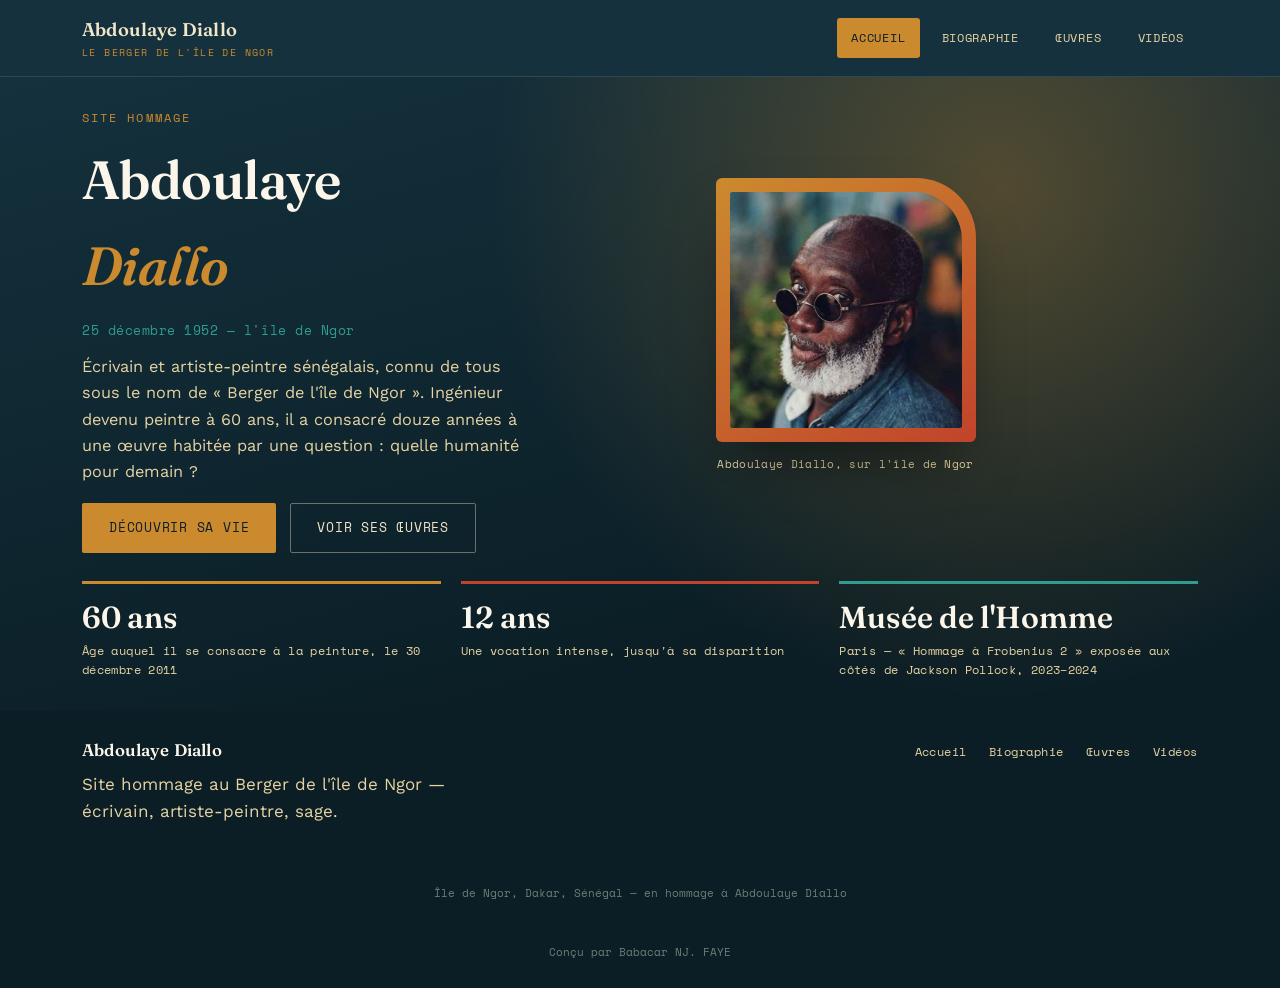
<file: index.html>
<!DOCTYPE html>
<html lang="fr">
<head>
<meta charset="UTF-8">
<meta name="viewport" content="width=device-width, initial-scale=1.0">
<title>Abdoulaye Diallo — Le Berger de l'île de Ngor</title>
<meta name="description" content="Site hommage à Abdoulaye Diallo, écrivain et artiste-peintre sénégalais, le Berger de l'île de Ngor.">
<link rel="preconnect" href="https://fonts.googleapis.com">
<link href="https://fonts.googleapis.com/css2?family=Fraunces:ital,opsz,wght@0,9..144,400;0,9..144,600;1,9..144,500&family=Work+Sans:wght@400;500;600&family=Space+Mono:wght@400;700&display=swap" rel="stylesheet">
<link rel="stylesheet" href="styles.css">
<script defer src="https://identity.netlify.com/v1/netlify-identity-widget.js"></script>
<script>
  // Capte les liens d'invitation / réinitialisation de mot de passe Netlify Identity
  if (window.netlifyIdentity) {
    window.netlifyIdentity.on("init", user => {});
  } else {
    window.addEventListener("DOMContentLoaded", () => {
      if (window.netlifyIdentity) window.netlifyIdentity.on("init", user => {});
    });
  }
</script>
</head>
<body class="home">

<nav class="site-nav">
  <div class="container">
    <a href="index.html" class="brand">
      <span class="brand-name">Abdoulaye Diallo</span>
      <span class="brand-tag">Le Berger de l'île de Ngor</span>
    </a>
    <button class="nav-toggle" aria-label="Ouvrir le menu" aria-expanded="false" onclick="document.querySelector('.nav-links').classList.toggle('open'); this.setAttribute('aria-expanded', this.getAttribute('aria-expanded')==='false')">☰</button>
    <ul class="nav-links">
      <li><a href="index.html" class="active">Accueil</a></li>
      <li><a href="biographie.html">Biographie</a></li>
      <li><a href="oeuvres.html">Œuvres</a></li>
      <li><a href="videos.html">Vidéos</a></li>
    </ul>
  </div>
</nav>

<main class="home-hero">
  <div class="container">
    <div class="hero-text">
      <span class="eyebrow">Site hommage</span>
      <h1 id="hero-title">Abdoulaye<br><em>Diallo</em></h1>
      <span class="hero-dates" id="hero-dates">25 décembre 1952 — l'île de Ngor</span>
      <p class="hero-sub" id="hero-subtitle">Écrivain et artiste-peintre sénégalais, connu de tous sous le nom de « Berger de l'île de Ngor ». Ingénieur devenu peintre à 60 ans, il a consacré douze années à une œuvre habitée par une question : quelle humanité pour demain ?</p>
      <div class="hero-cta">
        <a href="biographie.html" class="btn btn-primary">Découvrir sa vie</a>
        <a href="oeuvres.html" class="btn btn-ghost">Voir ses œuvres</a>
      </div>
    </div>
    <div class="hero-portrait">
      <div class="frame">
        <img src="assets/portrait.jpg" alt="Portrait d'Abdoulaye Diallo, le Berger de l'île de Ngor">
      </div>
      <p class="caption">Abdoulaye Diallo, sur l'île de Ngor</p>
    </div>
  </div>

  <div class="container">
    <div class="facts facts-compact">
      <div class="fact">
        <div class="fact-num" id="fact1-num">60 ans</div>
        <div class="fact-label" id="fact1-label">Âge auquel il se consacre à la peinture, le 30 décembre 2011</div>
      </div>
      <div class="fact">
        <div class="fact-num" id="fact2-num">12 ans</div>
        <div class="fact-label" id="fact2-label">Une vocation intense, jusqu'à sa disparition</div>
      </div>
      <div class="fact">
        <div class="fact-num" id="fact3-num">Musée de l'Homme</div>
        <div class="fact-label" id="fact3-label">Paris — « Hommage à Frobenius 2 » exposée aux côtés de Jackson Pollock, 2023–2024</div>
      </div>
    </div>
  </div>
</main>

<footer class="site-footer">
  <div class="container">
    <div>
      <span class="brand-name" style="font-family:var(--font-display);font-size:1.05rem;">Abdoulaye Diallo</span>
      <p style="margin-top:6px;max-width:36ch;">Site hommage au Berger de l'île de Ngor — écrivain, artiste-peintre, sage.</p>
    </div>
    <ul class="footer-links">
      <li><a href="index.html">Accueil</a></li>
      <li><a href="biographie.html">Biographie</a></li>
      <li><a href="oeuvres.html">Œuvres</a></li>
      <li><a href="videos.html">Vidéos</a></li>
    </ul>
    <p class="footer-note">Île de Ngor, Dakar, Sénégal — en hommage à Abdoulaye Diallo</p>
    <p class="footer-note" style="margin-top:6px;">Conçu par Babacar NJ. FAYE</p>
  </div>
</footer>

<script src="assets/js/render.js"></script>
<script>renderSite();</script>
</body>
</html>
</file>
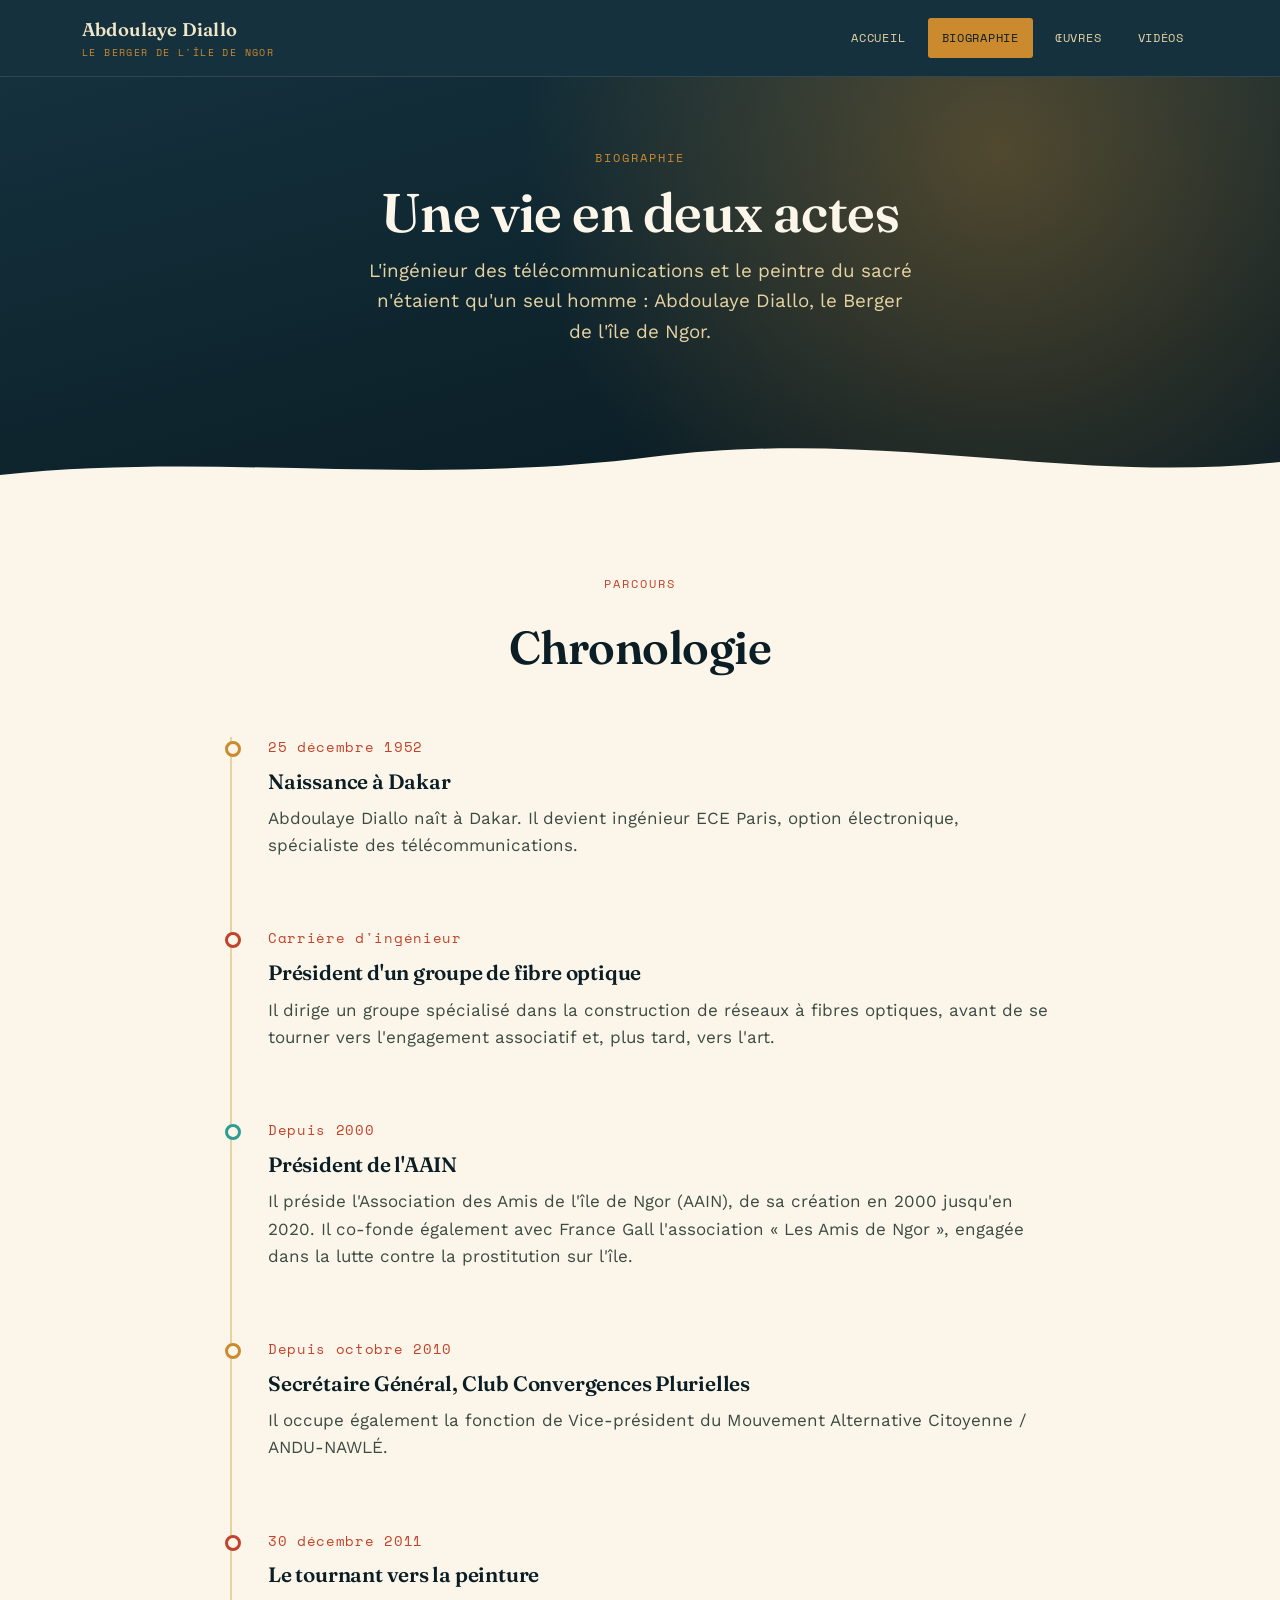
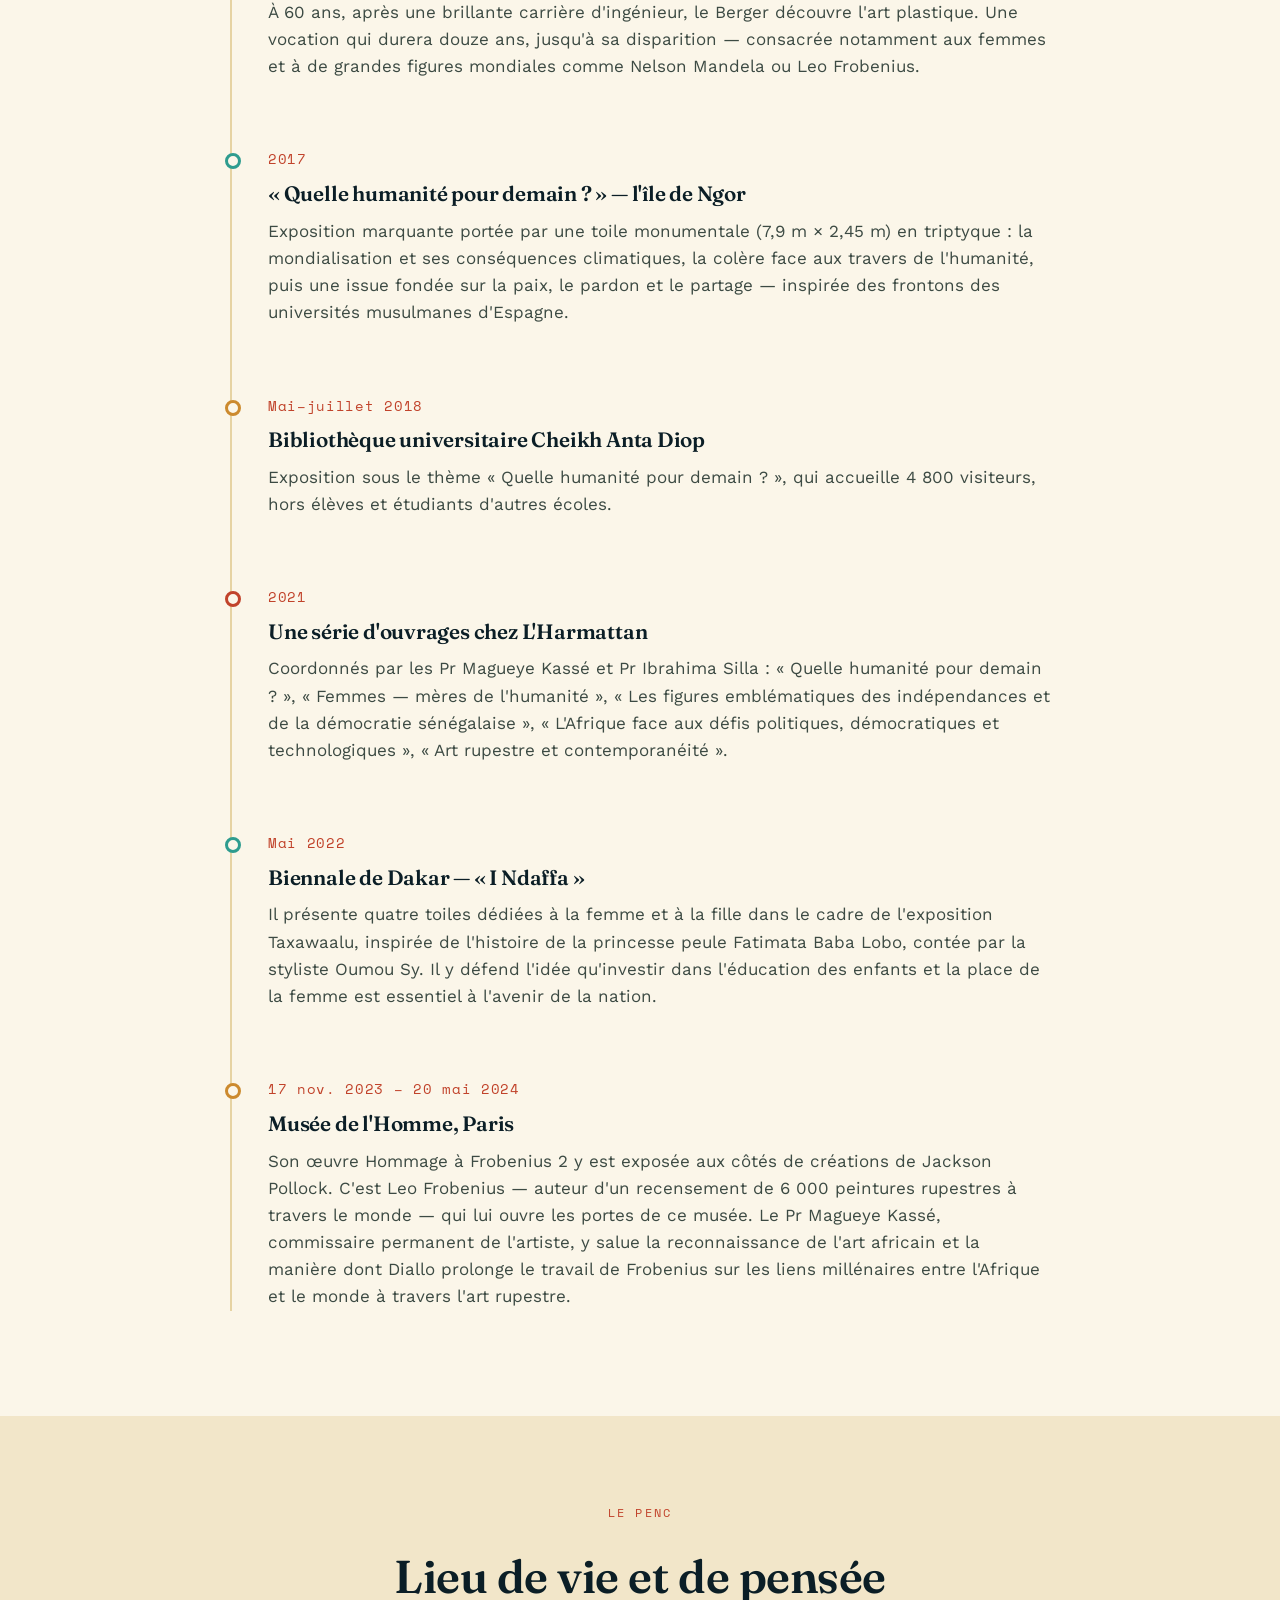
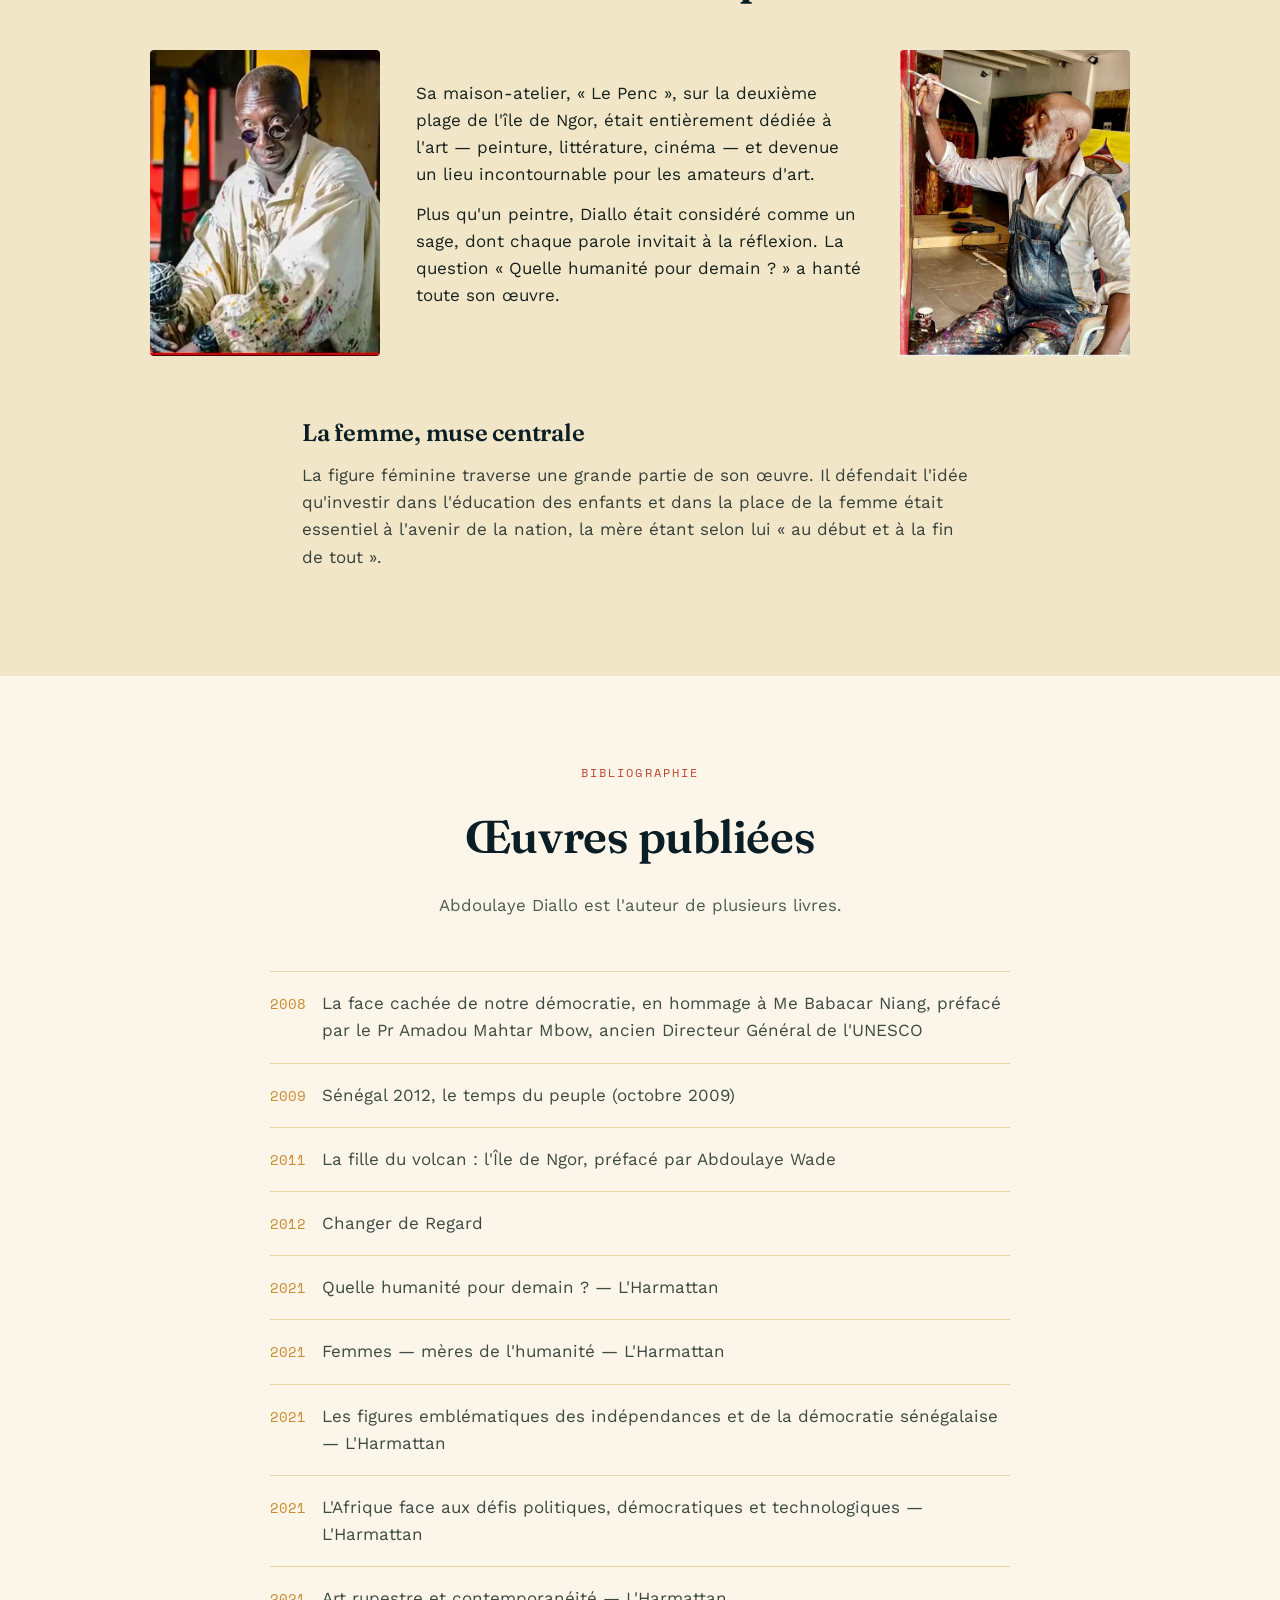
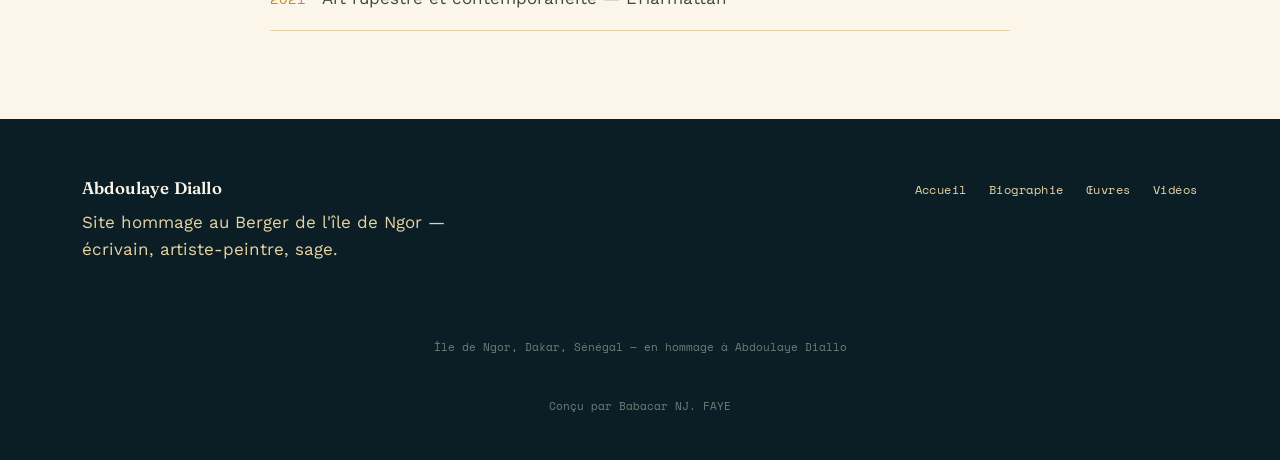
<file: biographie.html>
<!DOCTYPE html>
<html lang="fr">
<head>
<meta charset="UTF-8">
<meta name="viewport" content="width=device-width, initial-scale=1.0">
<title>Biographie — Abdoulaye Diallo</title>
<meta name="description" content="Biographie d'Abdoulaye Diallo, le Berger de l'île de Ngor : de l'ingénieur des télécommunications au peintre du Musée de l'Homme.">
<link rel="preconnect" href="https://fonts.googleapis.com">
<link href="https://fonts.googleapis.com/css2?family=Fraunces:ital,opsz,wght@0,9..144,400;0,9..144,600;1,9..144,500&family=Work+Sans:wght@400;500;600&family=Space+Mono:wght@400;700&display=swap" rel="stylesheet">
<link rel="stylesheet" href="styles.css">
<script defer src="https://identity.netlify.com/v1/netlify-identity-widget.js"></script>
<script>
  // Capte les liens d'invitation / réinitialisation de mot de passe Netlify Identity
  if (window.netlifyIdentity) {
    window.netlifyIdentity.on("init", user => {});
  } else {
    window.addEventListener("DOMContentLoaded", () => {
      if (window.netlifyIdentity) window.netlifyIdentity.on("init", user => {});
    });
  }
</script>
</head>
<body>

<nav class="site-nav">
  <div class="container">
    <a href="index.html" class="brand">
      <span class="brand-name">Abdoulaye Diallo</span>
      <span class="brand-tag">Le Berger de l'île de Ngor</span>
    </a>
    <button class="nav-toggle" aria-label="Ouvrir le menu" aria-expanded="false" onclick="document.querySelector('.nav-links').classList.toggle('open'); this.setAttribute('aria-expanded', this.getAttribute('aria-expanded')==='false')">☰</button>
    <ul class="nav-links">
      <li><a href="index.html">Accueil</a></li>
      <li><a href="biographie.html" class="active">Biographie</a></li>
      <li><a href="oeuvres.html">Œuvres</a></li>
      <li><a href="videos.html">Vidéos</a></li>
    </ul>
  </div>
</nav>

<header class="hero" style="padding-bottom:0;">
  <div class="container" style="grid-template-columns:1fr; text-align:center; padding-bottom:50px;">
    <div>
      <span class="eyebrow">Biographie</span>
      <h1 style="font-size:clamp(2.2rem,4.6vw,3.4rem);">Une vie en deux actes</h1>
      <p class="hero-sub" style="margin:0 auto;">L'ingénieur des télécommunications et le peintre du sacré n'étaient qu'un seul homme : Abdoulaye Diallo, le Berger de l'île de Ngor.</p>
    </div>
  </div>
  <svg class="horizon-sun" viewBox="0 0 1180 90" width="100%" height="90" preserveAspectRatio="none" aria-hidden="true">
    <path d="M0,78 C 200,55 380,90 600,60 C 820,30 980,88 1180,65 L1180,90 L0,90 Z" fill="#FBF6E9"></path>
  </svg>
</header>

<section class="section-light">
  <div class="container">
    <div class="section-head">
      <span class="eyebrow">Parcours</span>
      <h2>Chronologie</h2>
    </div>

    <div class="timeline" id="timeline">
      <div class="tl-item">
        <span class="tl-year">25 décembre 1952</span>
        <h3>Naissance à Dakar</h3>
        <p>Abdoulaye Diallo naît à Dakar. Il devient ingénieur ECE Paris, option électronique, spécialiste des télécommunications.</p>
      </div>

      <div class="tl-item">
        <span class="tl-year">Carrière d'ingénieur</span>
        <h3>Président d'un groupe de fibre optique</h3>
        <p>Il dirige un groupe spécialisé dans la construction de réseaux à fibres optiques, avant de se tourner vers l'engagement associatif et, plus tard, vers l'art.</p>
      </div>

      <div class="tl-item">
        <span class="tl-year">Depuis 2000</span>
        <h3>Président de l'AAIN</h3>
        <p>Il préside l'Association des Amis de l'île de Ngor (AAIN), de sa création en 2000 jusqu'en 2020. Il co-fonde également avec France Gall l'association « Les Amis de Ngor », engagée dans la lutte contre la prostitution sur l'île.</p>
      </div>

      <div class="tl-item">
        <span class="tl-year">Depuis octobre 2010</span>
        <h3>Secrétaire Général, Club Convergences Plurielles</h3>
        <p>Il occupe également la fonction de Vice-président du Mouvement Alternative Citoyenne / ANDU-NAWLÉ.</p>
      </div>

      <div class="tl-item">
        <span class="tl-year">30 décembre 2011</span>
        <h3>Le tournant vers la peinture</h3>
        <p>À 60 ans, après une brillante carrière d'ingénieur, le Berger découvre l'art plastique. Une vocation qui durera douze ans, jusqu'à sa disparition — consacrée notamment aux femmes et à de grandes figures mondiales comme Nelson Mandela ou Leo Frobenius.</p>
      </div>

      <div class="tl-item">
        <span class="tl-year">2017</span>
        <h3>« Quelle humanité pour demain ? » — l'île de Ngor</h3>
        <p>Exposition marquante portée par une toile monumentale (7,9 m × 2,45 m) en triptyque : la mondialisation et ses conséquences climatiques, la colère face aux travers de l'humanité, puis une issue fondée sur la paix, le pardon et le partage — inspirée des frontons des universités musulmanes d'Espagne.</p>
      </div>

      <div class="tl-item">
        <span class="tl-year">Mai–juillet 2018</span>
        <h3>Bibliothèque universitaire Cheikh Anta Diop</h3>
        <p>Exposition sous le thème « Quelle humanité pour demain ? », qui accueille 4 800 visiteurs, hors élèves et étudiants d'autres écoles.</p>
      </div>

      <div class="tl-item">
        <span class="tl-year">2021</span>
        <h3>Une série d'ouvrages chez L'Harmattan</h3>
        <p>Coordonnés par les Pr Magueye Kassé et Pr Ibrahima Silla : <em>Quelle humanité pour demain ?</em>, <em>Femmes — mères de l'humanité</em>, <em>Les figures emblématiques des indépendances et de la démocratie sénégalaise</em>, <em>L'Afrique face aux défis politiques, démocratiques et technologiques</em>, <em>Art rupestre et contemporanéité</em>.</p>
      </div>

      <div class="tl-item">
        <span class="tl-year">Mai 2022</span>
        <h3>Biennale de Dakar — « I Ndaffa »</h3>
        <p>Il présente quatre toiles dédiées à la femme et à la fille dans le cadre de l'exposition <em>Taxawaalu</em>, inspirée de l'histoire de la princesse peule Fatimata Baba Lobo, contée par la styliste Oumou Sy. Il y défend l'idée qu'investir dans l'éducation des enfants et la place de la femme est essentiel à l'avenir de la nation.</p>
      </div>

      <div class="tl-item">
        <span class="tl-year">17 nov. 2023 – 20 mai 2024</span>
        <h3>Musée de l'Homme, Paris</h3>
        <p>Son œuvre <em>Hommage à Frobenius 2</em> y est exposée aux côtés de créations de Jackson Pollock. C'est Leo Frobenius — auteur d'un recensement de 6 000 peintures rupestres à travers le monde — qui lui ouvre les portes de ce musée. Le Pr Magueye Kassé, commissaire permanent de l'artiste, y salue la reconnaissance de l'art africain et la manière dont Diallo prolonge le travail de Frobenius sur les liens millénaires entre l'Afrique et le monde à travers l'art rupestre.</p>
      </div>
    </div>
  </div>
</section>

<section class="section-sand">
  <div class="container prose">
    <div class="section-head" style="margin-bottom:36px;">
      <span class="eyebrow">Le Penc</span>
      <h2>Lieu de vie et de pensée</h2>
    </div>
  </div>

  <div class="container">
    <div class="penc-layout">
      <div class="penc-image" id="penc-image-left"></div>
      <div class="penc-copy">
        <p class="lede" id="penc-lede">Sa maison-atelier, « Le Penc », sur la deuxième plage de l'île de Ngor, était entièrement dédiée à l'art — peinture, littérature, cinéma — et devenue un lieu incontournable pour les amateurs d'art.</p>
        <p id="penc-text-bio">Plus qu'un peintre, Diallo était considéré comme un sage, dont chaque parole invitait à la réflexion. La question « Quelle humanité pour demain ? » a hanté toute son œuvre.</p>
      </div>
      <div class="penc-image" id="penc-image-right"></div>
    </div>
  </div>

  <div class="container prose" style="margin-top:48px;">
    <h3>La femme, muse centrale</h3>
    <p id="femme-text">La figure féminine traverse une grande partie de son œuvre. Il défendait l'idée qu'investir dans l'éducation des enfants et dans la place de la femme était essentiel à l'avenir de la nation, la mère étant selon lui « au début et à la fin de tout ».</p>
  </div>
</section>

<section class="section-light">
  <div class="container">
    <div class="section-head">
      <span class="eyebrow">Bibliographie</span>
      <h2>Œuvres publiées</h2>
      <p>Abdoulaye Diallo est l'auteur de plusieurs livres.</p>
    </div>
    <ul class="biblio" id="biblio">
      <li>
        <span class="biblio-mark">—</span>
        <span class="biblio-text"><em>La fille du volcan : l'Île de Ngor</em>, préfacé par Abdoulaye Wade</span>
      </li>
      <li>
        <span class="biblio-mark">—</span>
        <span class="biblio-text"><em>La face cachée de notre démocratie</em>, en hommage à Me Babacar Niang, préfacé par le Pr Amadou Mahtar Mbow, ancien Directeur Général de l'UNESCO</span>
      </li>
      <li>
        <span class="biblio-mark">—</span>
        <span class="biblio-text"><em>Changer de Regard</em></span>
      </li>
      <li>
        <span class="biblio-mark">—</span>
        <span class="biblio-text"><em>Sénégal 2012, le temps du peuple</em> (octobre 2009)</span>
      </li>
      <li>
        <span class="biblio-mark">2021</span>
        <span class="biblio-text"><em>Quelle humanité pour demain ?</em> — L'Harmattan</span>
      </li>
      <li>
        <span class="biblio-mark">2021</span>
        <span class="biblio-text"><em>Femmes — mères de l'humanité</em> — L'Harmattan</span>
      </li>
      <li>
        <span class="biblio-mark">2021</span>
        <span class="biblio-text"><em>Les figures emblématiques des indépendances et de la démocratie sénégalaise</em> — L'Harmattan</span>
      </li>
      <li>
        <span class="biblio-mark">2021</span>
        <span class="biblio-text"><em>L'Afrique face aux défis politiques, démocratiques et technologiques</em> — L'Harmattan</span>
      </li>
      <li>
        <span class="biblio-mark">2021</span>
        <span class="biblio-text"><em>Art rupestre et contemporanéité</em> — L'Harmattan</span>
      </li>
    </ul>
  </div>
</section>

<footer class="site-footer">
  <div class="container">
    <div>
      <span class="brand-name" style="font-family:var(--font-display);font-size:1.05rem;">Abdoulaye Diallo</span>
      <p style="margin-top:6px;max-width:36ch;">Site hommage au Berger de l'île de Ngor — écrivain, artiste-peintre, sage.</p>
    </div>
    <ul class="footer-links">
      <li><a href="index.html">Accueil</a></li>
      <li><a href="biographie.html">Biographie</a></li>
      <li><a href="oeuvres.html">Œuvres</a></li>
      <li><a href="videos.html">Vidéos</a></li>
    </ul>
    <p class="footer-note">Île de Ngor, Dakar, Sénégal — en hommage à Abdoulaye Diallo</p>
    <p class="footer-note" style="margin-top:6px;">Conçu par Babacar NJ. FAYE</p>
  </div>
</footer>

<script src="assets/js/render.js"></script>
<script>renderBiographie();</script>
</body>
</html>
</file>
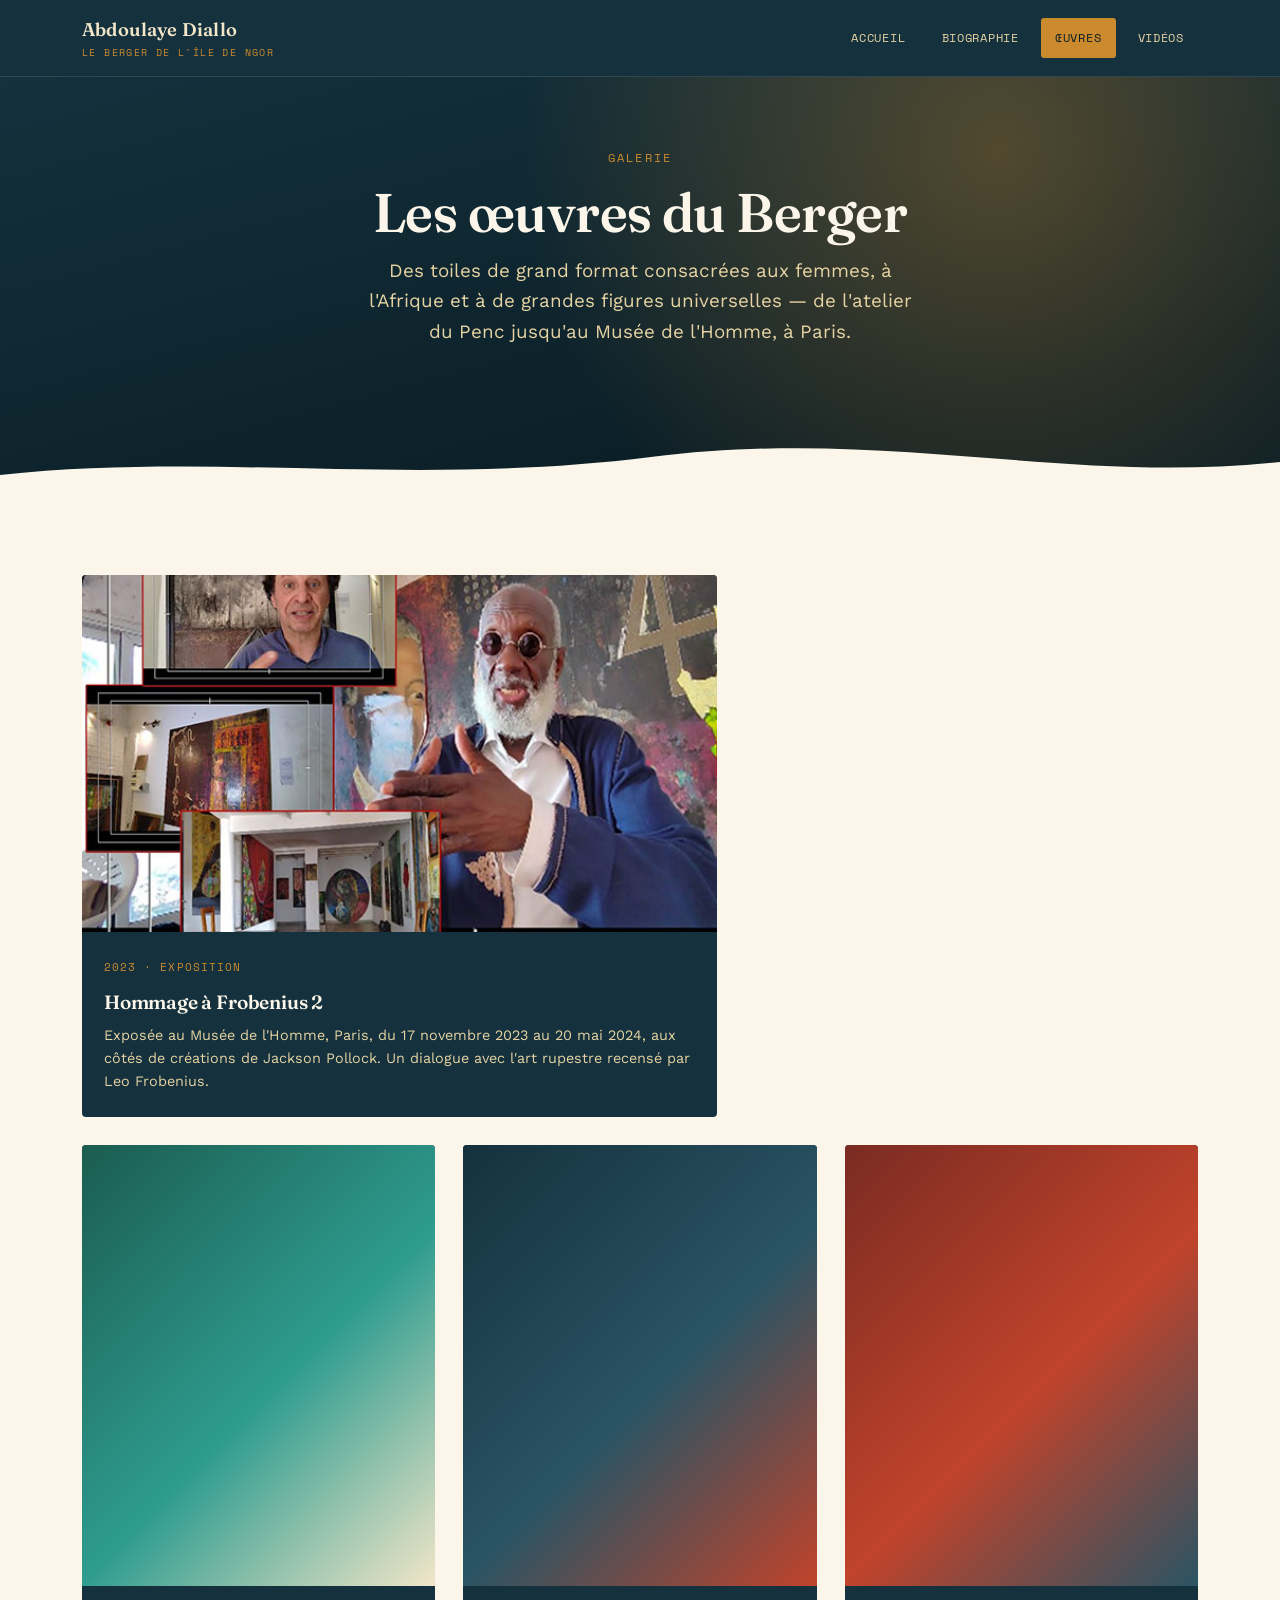
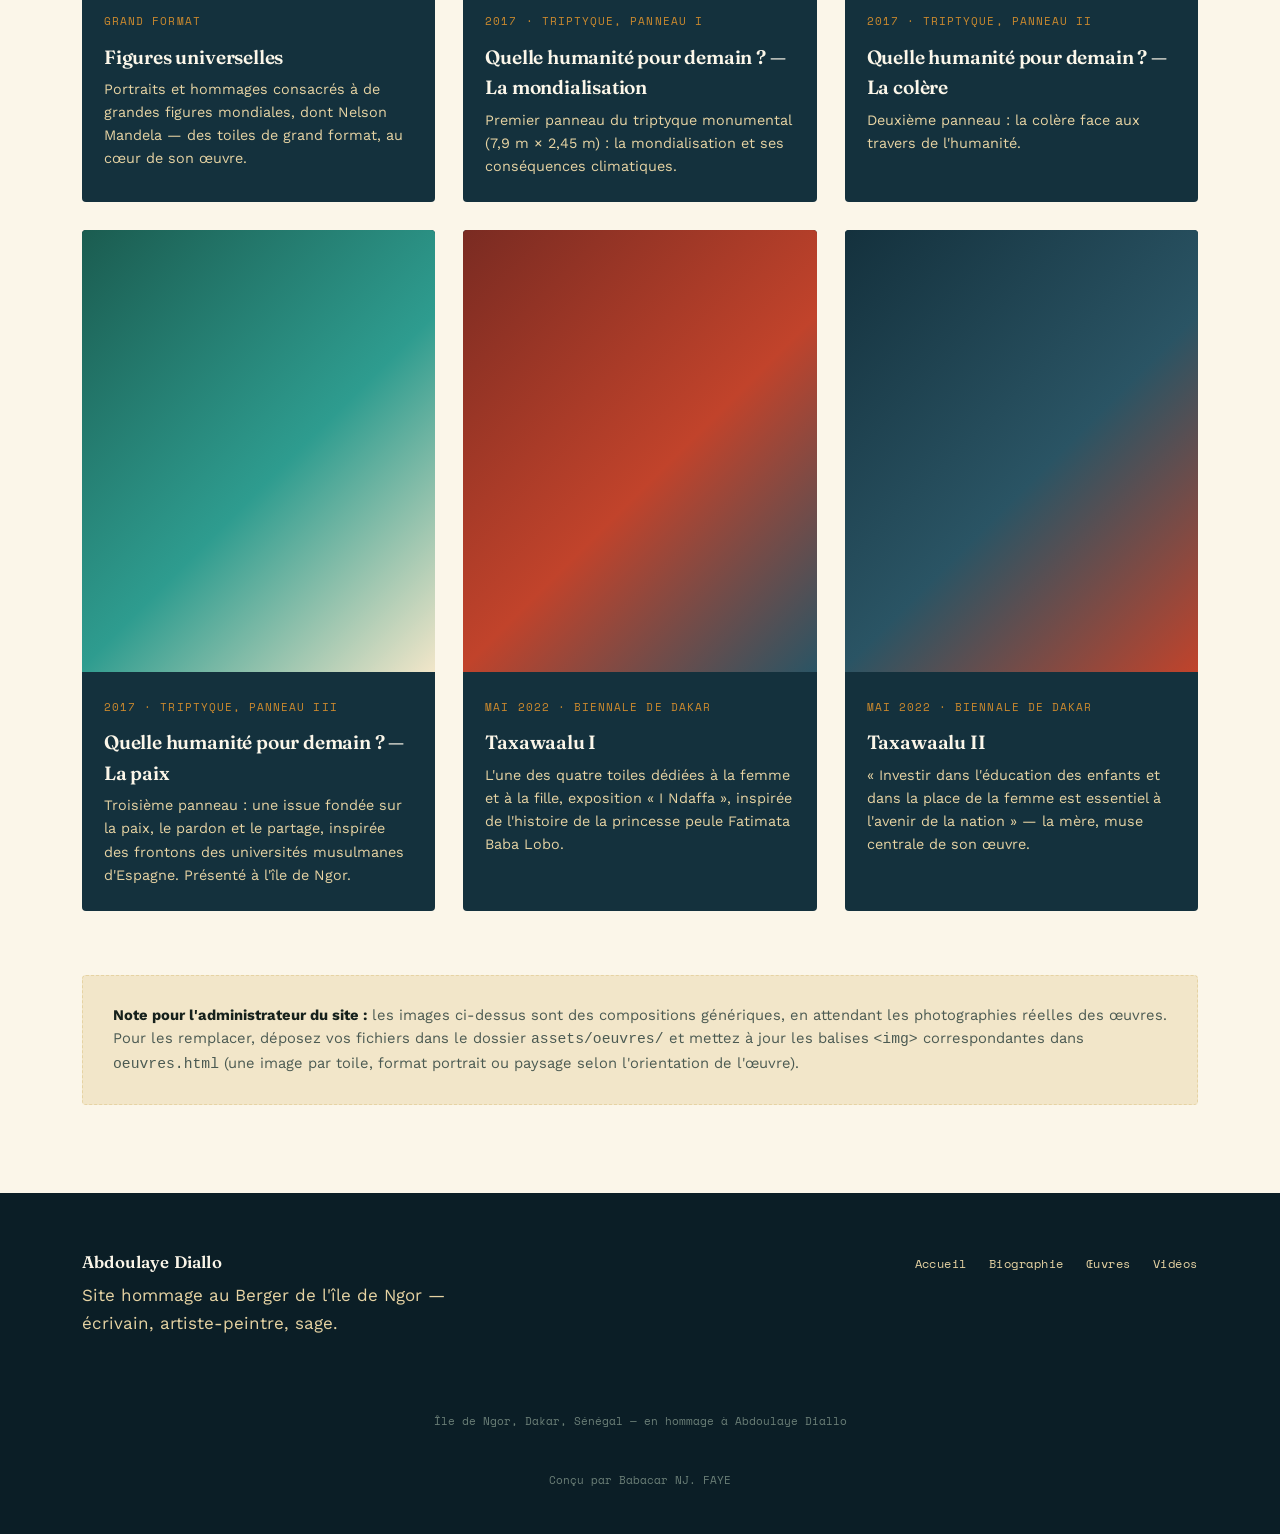
<file: oeuvres.html>
<!DOCTYPE html>
<html lang="fr">
<head>
<meta charset="UTF-8">
<meta name="viewport" content="width=device-width, initial-scale=1.0">
<title>Œuvres — Abdoulaye Diallo</title>
<meta name="description" content="Les œuvres majeures d'Abdoulaye Diallo, le Berger de l'île de Ngor.">
<link rel="preconnect" href="https://fonts.googleapis.com">
<link href="https://fonts.googleapis.com/css2?family=Fraunces:ital,opsz,wght@0,9..144,400;0,9..144,600;1,9..144,500&family=Work+Sans:wght@400;500;600&family=Space+Mono:wght@400;700&display=swap" rel="stylesheet">
<link rel="stylesheet" href="styles.css">
<style>
  .artwork-canvas svg{ width:100%; height:100%; display:block; }
</style>
<script defer src="https://identity.netlify.com/v1/netlify-identity-widget.js"></script>
<script>
  if (window.netlifyIdentity) {
    window.netlifyIdentity.on("init", user => {});
  } else {
    window.addEventListener("DOMContentLoaded", () => {
      if (window.netlifyIdentity) window.netlifyIdentity.on("init", user => {});
    });
  }
</script>
</head>
<body>

<nav class="site-nav">
  <div class="container">
    <a href="index.html" class="brand">
      <span class="brand-name">Abdoulaye Diallo</span>
      <span class="brand-tag">Le Berger de l'île de Ngor</span>
    </a>
    <button class="nav-toggle" aria-label="Ouvrir le menu" aria-expanded="false" onclick="document.querySelector('.nav-links').classList.toggle('open'); this.setAttribute('aria-expanded', this.getAttribute('aria-expanded')==='false')">☰</button>
    <ul class="nav-links">
      <li><a href="index.html">Accueil</a></li>
      <li><a href="biographie.html">Biographie</a></li>
      <li><a href="oeuvres.html" class="active">Œuvres</a></li>
      <li><a href="videos.html">Vidéos</a></li>
    </ul>
  </div>
</nav>

<header class="hero" style="padding-bottom:0;">
  <div class="container" style="grid-template-columns:1fr; text-align:center; padding-bottom:50px;">
    <div>
      <span class="eyebrow">Galerie</span>
      <h1 style="font-size:clamp(2.2rem,4.6vw,3.4rem);">Les œuvres du Berger</h1>
      <p class="hero-sub" style="margin:0 auto;">Des toiles de grand format consacrées aux femmes, à l'Afrique et à de grandes figures universelles — de l'atelier du Penc jusqu'au Musée de l'Homme, à Paris.</p>
    </div>
  </div>
  <svg class="horizon-sun" viewBox="0 0 1180 90" width="100%" height="90" preserveAspectRatio="none" aria-hidden="true">
    <path d="M0,78 C 200,55 380,90 600,60 C 820,30 980,88 1180,65 L1180,90 L0,90 Z" fill="#FBF6E9"></path>
  </svg>
</header>

<section class="section-light">
  <div class="container">

    <div class="gallery gallery-feature" id="gallery-feature">
      <!-- Feature: Hommage à Frobenius 2 -->
      <article class="artwork wide">
        <div class="artwork-canvas">
          <svg viewBox="0 0 800 450" preserveAspectRatio="xMidYMid slice" role="img" aria-label="Représentation abstraite évoquant Hommage à Frobenius 2">
            <defs>
              <filter id="f1"><feTurbulence type="fractalNoise" baseFrequency="0.012 0.02" numOctaves="3" seed="7" result="n"/><feColorMatrix in="n" type="saturate" values="0"/><feComponentTransfer><feFuncA type="linear" slope="0.35"/></feComponentTransfer></filter>
              <linearGradient id="g1" x1="0" y1="0" x2="1" y2="1">
                <stop offset="0" stop-color="#CC8A2E"/><stop offset="0.5" stop-color="#7A4A20"/><stop offset="1" stop-color="#14313D"/>
              </linearGradient>
            </defs>
            <rect width="800" height="450" fill="url(#g1)"/>
            <rect width="800" height="450" filter="url(#f1)"/>
            <g opacity="0.85" fill="none" stroke="#F2E6C9" stroke-width="3">
              <circle cx="230" cy="200" r="70"/>
              <circle cx="230" cy="200" r="40"/>
              <path d="M340 150 L560 330 M560 150 L340 330"/>
            </g>
            <g opacity="0.7" fill="#C1432B">
              <circle cx="600" cy="120" r="10"/>
              <circle cx="640" cy="150" r="6"/>
              <circle cx="150" cy="330" r="8"/>
            </g>
          </svg>
        </div>
        <div class="artwork-body">
          <span class="tag">2023 · Exposition</span>
          <h3>Hommage à Frobenius 2</h3>
          <p>Exposée au Musée de l'Homme, Paris, du 17 novembre 2023 au 20 mai 2024, aux côtés de créations de Jackson Pollock. Un dialogue avec l'art rupestre recensé par Leo Frobenius.</p>
        </div>
      </article>

      <!-- Nelson Mandela -->
      <article class="artwork">
        <div class="artwork-canvas">
          <svg viewBox="0 0 640 800" preserveAspectRatio="xMidYMid slice" role="img" aria-label="Représentation abstraite évoquant un portrait de Nelson Mandela">
            <defs>
              <filter id="f2"><feTurbulence type="fractalNoise" baseFrequency="0.02" numOctaves="2" seed="3" result="n"/><feColorMatrix in="n" type="saturate" values="0"/><feComponentTransfer><feFuncA type="linear" slope="0.3"/></feComponentTransfer></filter>
              <linearGradient id="g2" x1="0" y1="0" x2="0" y2="1">
                <stop offset="0" stop-color="#2E9C8F"/><stop offset="1" stop-color="#0B1E26"/>
              </linearGradient>
            </defs>
            <rect width="640" height="800" fill="url(#g2)"/>
            <rect width="640" height="800" filter="url(#f2)"/>
            <ellipse cx="320" cy="420" rx="150" ry="190" fill="#F2E6C9" opacity="0.12"/>
            <path d="M170 620 Q320 480 470 620" stroke="#CC8A2E" stroke-width="5" fill="none" opacity="0.8"/>
          </svg>
        </div>
        <div class="artwork-body">
          <span class="tag">Grand format</span>
          <h3>Figures universelles</h3>
          <p>Portraits et hommages consacrés à de grandes figures mondiales, dont Nelson Mandela — des toiles de grand format, au cœur de son œuvre.</p>
        </div>
      </article>
    </div>

    <div class="gallery" style="margin-top:28px;" id="gallery-rest">
      <!-- Triptych 1 -->
      <article class="artwork">
        <div class="artwork-canvas">
          <svg viewBox="0 0 640 800" preserveAspectRatio="xMidYMid slice" role="img" aria-label="Panneau 1 du triptyque Quelle humanité pour demain">
            <defs><linearGradient id="g3" x1="0" y1="0" x2="1" y2="1"><stop offset="0" stop-color="#14313D"/><stop offset="1" stop-color="#2A5464"/></linearGradient></defs>
            <rect width="640" height="800" fill="url(#g3)"/>
            <path d="M0 500 Q 200 420 320 500 T 640 480" stroke="#C1432B" stroke-width="10" fill="none" opacity="0.75"/>
            <path d="M0 560 Q 220 620 400 560 T 640 600" stroke="#CC8A2E" stroke-width="6" fill="none" opacity="0.6"/>
          </svg>
        </div>
        <div class="artwork-body">
          <span class="tag">2017 · Triptyque, panneau I</span>
          <h3>Quelle humanité pour demain ? — La mondialisation</h3>
          <p>Premier panneau du triptyque monumental (7,9 m × 2,45 m) : la mondialisation et ses conséquences climatiques.</p>
        </div>
      </article>

      <!-- Triptych 2 -->
      <article class="artwork">
        <div class="artwork-canvas">
          <svg viewBox="0 0 640 800" preserveAspectRatio="xMidYMid slice" role="img" aria-label="Panneau 2 du triptyque Quelle humanité pour demain">
            <defs><linearGradient id="g4" x1="0" y1="0" x2="1" y2="1"><stop offset="0" stop-color="#5C1A16"/><stop offset="1" stop-color="#C1432B"/></linearGradient></defs>
            <rect width="640" height="800" fill="url(#g4)"/>
            <g stroke="#F2E6C9" stroke-width="4" opacity="0.7" fill="none">
              <path d="M100 200 L300 500 L120 620"/>
              <path d="M500 150 L360 460 L560 650"/>
            </g>
          </svg>
        </div>
        <div class="artwork-body">
          <span class="tag">2017 · Triptyque, panneau II</span>
          <h3>Quelle humanité pour demain ? — La colère</h3>
          <p>Deuxième panneau : la colère face aux travers de l'humanité.</p>
        </div>
      </article>

      <!-- Triptych 3 -->
      <article class="artwork">
        <div class="artwork-canvas">
          <svg viewBox="0 0 640 800" preserveAspectRatio="xMidYMid slice" role="img" aria-label="Panneau 3 du triptyque Quelle humanité pour demain">
            <defs><linearGradient id="g5" x1="0" y1="0" x2="1" y2="1"><stop offset="0" stop-color="#1B5C50"/><stop offset="1" stop-color="#2E9C8F"/></linearGradient></defs>
            <rect width="640" height="800" fill="url(#g5)"/>
            <circle cx="320" cy="620" r="130" fill="none" stroke="#F2E6C9" stroke-width="4" opacity="0.7"/>
            <path d="M190 620 A130 130 0 0 1 450 620" fill="none" stroke="#CC8A2E" stroke-width="6"/>
          </svg>
        </div>
        <div class="artwork-body">
          <span class="tag">2017 · Triptyque, panneau III</span>
          <h3>Quelle humanité pour demain ? — La paix</h3>
          <p>Troisième panneau : une issue fondée sur la paix, le pardon et le partage, inspirée des frontons des universités musulmanes d'Espagne. Présenté à l'île de Ngor.</p>
        </div>
      </article>

      <!-- Taxawaalu 1 -->
      <article class="artwork">
        <div class="artwork-canvas">
          <svg viewBox="0 0 640 800" preserveAspectRatio="xMidYMid slice" role="img" aria-label="Toile de la série Taxawaalu, dédiée à la femme">
            <defs><linearGradient id="g6" x1="0" y1="1" x2="1" y2="0"><stop offset="0" stop-color="#7A2B22"/><stop offset="1" stop-color="#CC8A2E"/></linearGradient></defs>
            <rect width="640" height="800" fill="url(#g6)"/>
            <path d="M320 200 C 220 300 220 500 320 650 C 420 500 420 300 320 200 Z" fill="#F2E6C9" opacity="0.15"/>
          </svg>
        </div>
        <div class="artwork-body">
          <span class="tag">Mai 2022 · Biennale de Dakar</span>
          <h3>Taxawaalu I</h3>
          <p>L'une des quatre toiles dédiées à la femme et à la fille, exposition « I Ndaffa », inspirée de l'histoire de la princesse peule Fatimata Baba Lobo.</p>
        </div>
      </article>

      <!-- Taxawaalu 2 -->
      <article class="artwork">
        <div class="artwork-canvas">
          <svg viewBox="0 0 640 800" preserveAspectRatio="xMidYMid slice" role="img" aria-label="Deuxième toile de la série Taxawaalu">
            <defs><linearGradient id="g7" x1="1" y1="0" x2="0" y2="1"><stop offset="0" stop-color="#2A5464"/><stop offset="1" stop-color="#C1432B"/></linearGradient></defs>
            <rect width="640" height="800" fill="url(#g7)"/>
            <g stroke="#F2E6C9" stroke-width="3" opacity="0.6" fill="none">
              <path d="M180 250 Q320 180 460 250"/>
              <path d="M180 320 Q320 260 460 320"/>
              <path d="M180 390 Q320 340 460 390"/>
            </g>
          </svg>
        </div>
        <div class="artwork-body">
          <span class="tag">Mai 2022 · Biennale de Dakar</span>
          <h3>Taxawaalu II</h3>
          <p>« Investir dans l'éducation des enfants et dans la place de la femme est essentiel à l'avenir de la nation » — la mère, muse centrale de son œuvre.</p>
        </div>
      </article>
    </div>

    <div class="note-box">
      <strong>Note pour l'administrateur du site :</strong> les images ci-dessus sont des compositions génériques, en attendant les photographies réelles des œuvres. Pour les remplacer, déposez vos fichiers dans le dossier <code>assets/oeuvres/</code> et mettez à jour les balises <code>&lt;img&gt;</code> correspondantes dans <code>oeuvres.html</code> (une image par toile, format portrait ou paysage selon l'orientation de l'œuvre).
    </div>
  </div>
</section>

<footer class="site-footer">
  <div class="container">
    <div>
      <span class="brand-name" style="font-family:var(--font-display);font-size:1.05rem;">Abdoulaye Diallo</span>
      <p style="margin-top:6px;max-width:36ch;">Site hommage au Berger de l'île de Ngor — écrivain, artiste-peintre, sage.</p>
    </div>
    <ul class="footer-links">
      <li><a href="index.html">Accueil</a></li>
      <li><a href="biographie.html">Biographie</a></li>
      <li><a href="oeuvres.html">Œuvres</a></li>
      <li><a href="videos.html">Vidéos</a></li>
    </ul>
    <p class="footer-note">Île de Ngor, Dakar, Sénégal — en hommage à Abdoulaye Diallo</p>
    <p class="footer-note" style="margin-top:6px;">Conçu par Babacar NJ. FAYE</p>
  </div>
</footer>

<script src="assets/js/render.js"></script>
<script>renderOeuvres();</script>
</body>
</html>
</file>
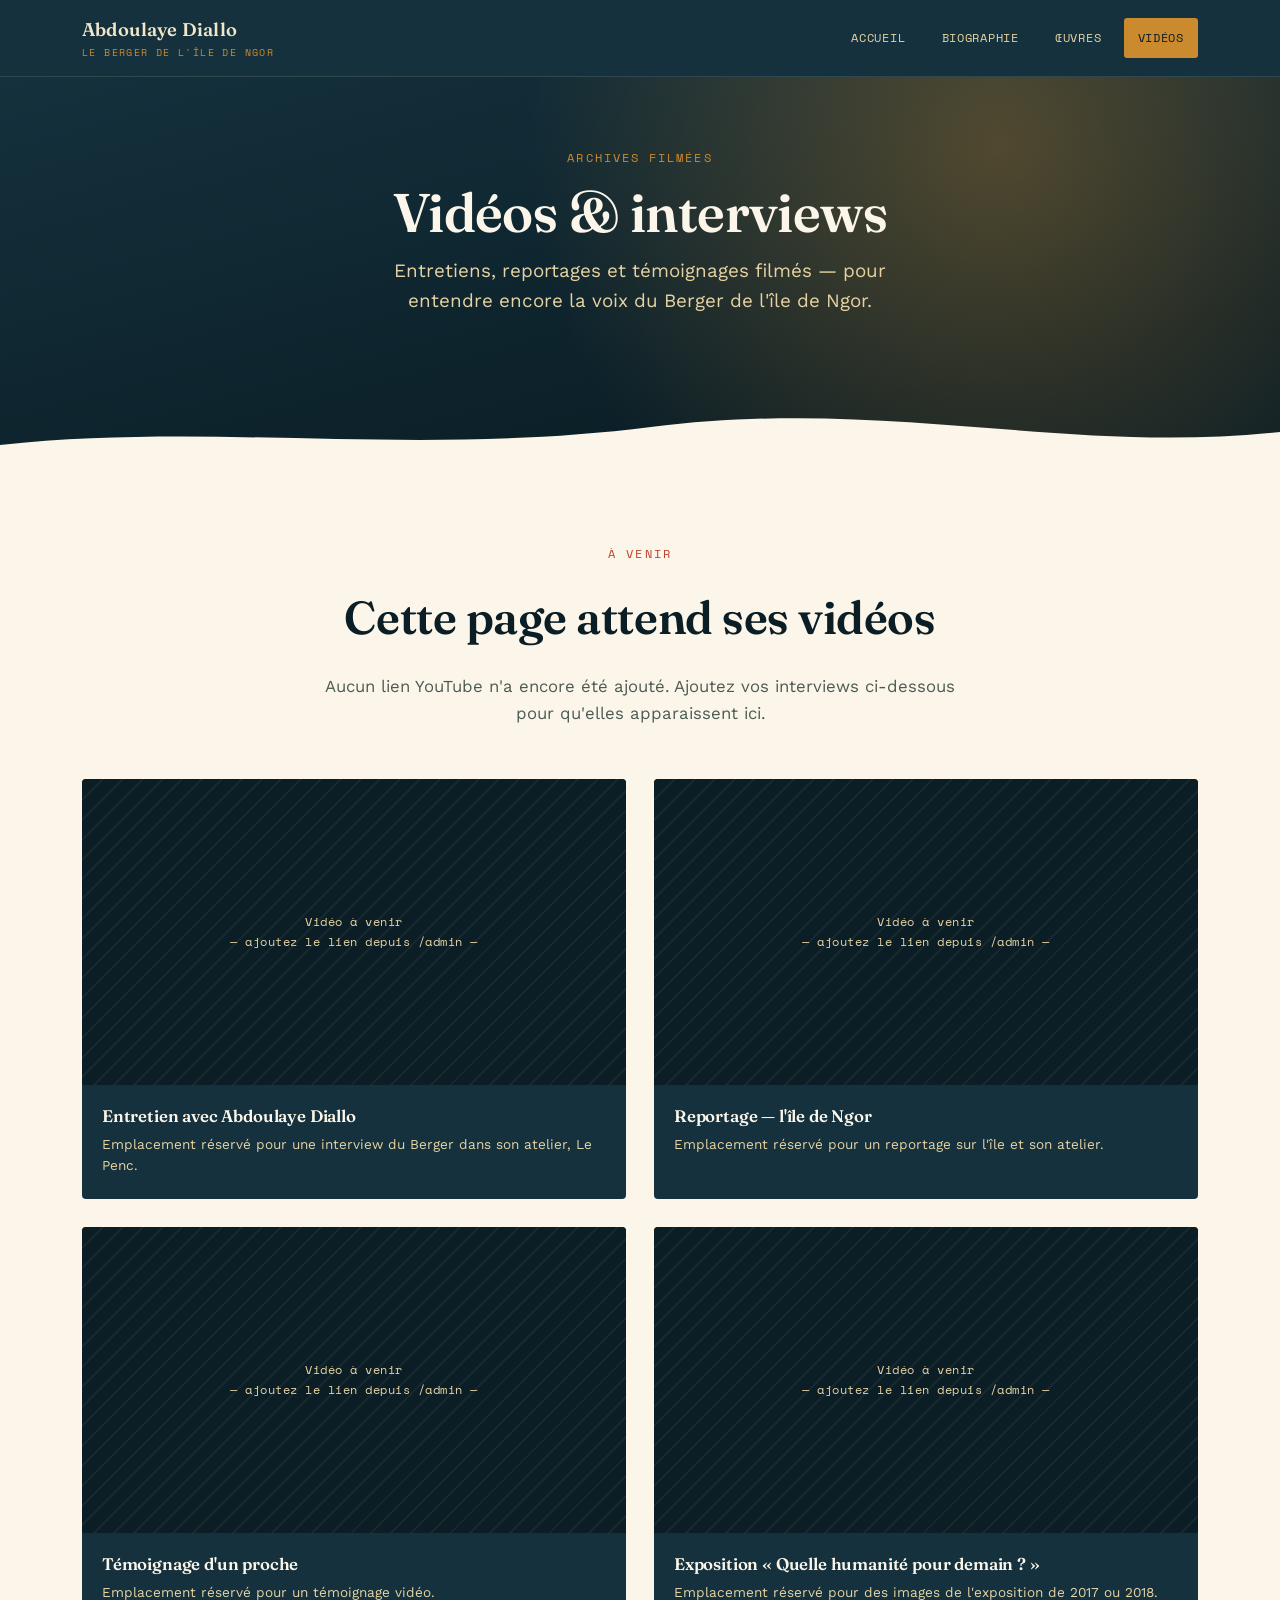
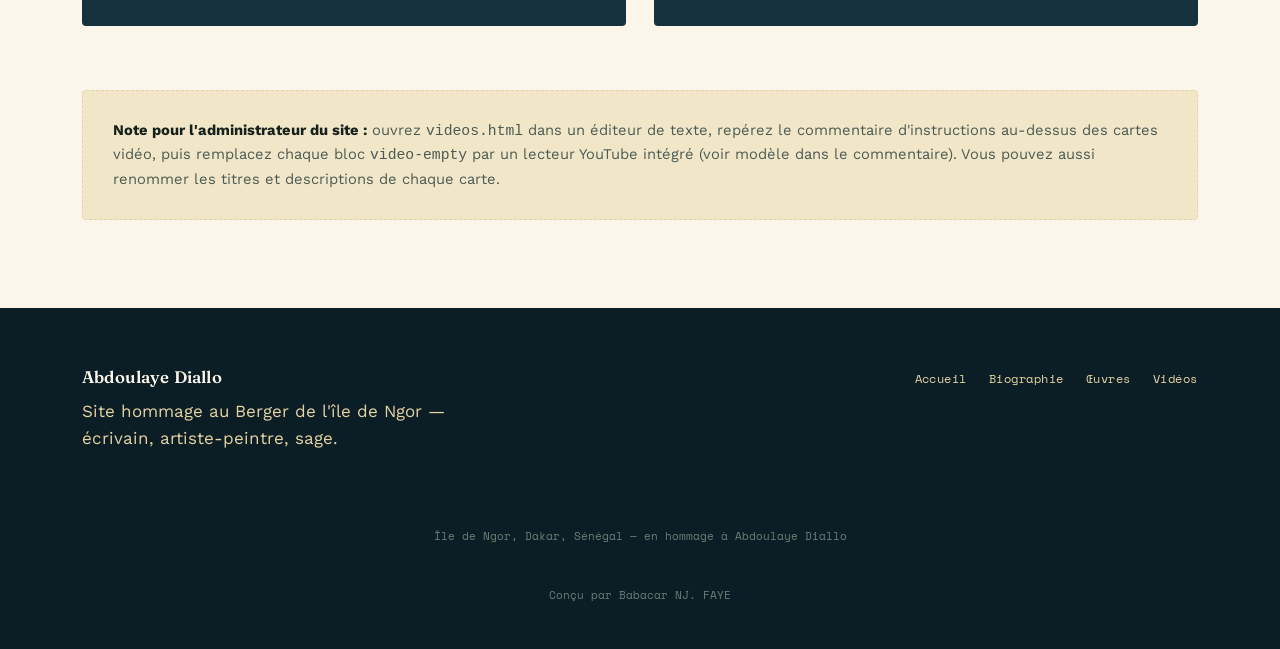
<file: videos.html>
<!DOCTYPE html>
<html lang="fr">
<head>
<meta charset="UTF-8">
<meta name="viewport" content="width=device-width, initial-scale=1.0">
<title>Vidéos & interviews — Abdoulaye Diallo</title>
<meta name="description" content="Interviews, entretiens et témoignages vidéo autour d'Abdoulaye Diallo, le Berger de l'île de Ngor.">
<link rel="preconnect" href="https://fonts.googleapis.com">
<link href="https://fonts.googleapis.com/css2?family=Fraunces:ital,opsz,wght@0,9..144,400;0,9..144,600;1,9..144,500&family=Work+Sans:wght@400;500;600&family=Space+Mono:wght@400;700&display=swap" rel="stylesheet">
<link rel="stylesheet" href="styles.css">
<script defer src="https://identity.netlify.com/v1/netlify-identity-widget.js"></script>
<script>
  // Capte les liens d'invitation / réinitialisation de mot de passe Netlify Identity
  if (window.netlifyIdentity) {
    window.netlifyIdentity.on("init", user => {});
  } else {
    window.addEventListener("DOMContentLoaded", () => {
      if (window.netlifyIdentity) window.netlifyIdentity.on("init", user => {});
    });
  }
</script>
</head>
<body>

<nav class="site-nav">
  <div class="container">
    <a href="index.html" class="brand">
      <span class="brand-name">Abdoulaye Diallo</span>
      <span class="brand-tag">Le Berger de l'île de Ngor</span>
    </a>
    <button class="nav-toggle" aria-label="Ouvrir le menu" aria-expanded="false" onclick="document.querySelector('.nav-links').classList.toggle('open'); this.setAttribute('aria-expanded', this.getAttribute('aria-expanded')==='false')">☰</button>
    <ul class="nav-links">
      <li><a href="index.html">Accueil</a></li>
      <li><a href="biographie.html">Biographie</a></li>
      <li><a href="oeuvres.html">Œuvres</a></li>
      <li><a href="videos.html" class="active">Vidéos</a></li>
    </ul>
  </div>
</nav>

<header class="hero" style="padding-bottom:0;">
  <div class="container" style="grid-template-columns:1fr; text-align:center; padding-bottom:50px;">
    <div>
      <span class="eyebrow">Archives filmées</span>
      <h1 style="font-size:clamp(2.2rem,4.6vw,3.4rem);">Vidéos & interviews</h1>
      <p class="hero-sub" style="margin:0 auto;">Entretiens, reportages et témoignages filmés — pour entendre encore la voix du Berger de l'île de Ngor.</p>
    </div>
  </div>
  <svg class="horizon-sun" viewBox="0 0 1180 90" width="100%" height="90" preserveAspectRatio="none" aria-hidden="true">
    <path d="M0,78 C 200,55 380,90 600,60 C 820,30 980,88 1180,65 L1180,90 L0,90 Z" fill="#FBF6E9"></path>
  </svg>
</header>

<section class="section-light">
  <div class="container">
    <div class="section-head">
      <span class="eyebrow">À venir</span>
      <h2>Cette page attend ses vidéos</h2>
      <p>Aucun lien YouTube n'a encore été ajouté. Ajoutez vos interviews ci-dessous pour qu'elles apparaissent ici.</p>
    </div>

    <div class="video-grid" id="video-grid">

      <!--
        POUR AJOUTER UNE VIDÉO YOUTUBE :
        Remplacez un bloc <div class="video-empty">…</div> par :

        <iframe class="video-frame"
                src="https://www.youtube.com/embed/VOTRE_ID_VIDEO"
                title="Titre de la vidéo"
                allow="accelerometer; autoplay; clipboard-write; encrypted-media; gyroscope; picture-in-picture"
                allowfullscreen></iframe>

        VOTRE_ID_VIDEO est la partie après "v=" dans l'URL YouTube
        (ex : https://www.youtube.com/watch?v=ABCD1234 → ABCD1234)
      -->

      <article class="video-card">
        <div class="video-empty">Interview à venir<br>— déposez le lien YouTube ici —</div>
        <div class="video-body">
          <h3>Entretien avec Abdoulaye Diallo</h3>
          <p>Emplacement réservé pour une interview du Berger dans son atelier, Le Penc.</p>
        </div>
      </article>

      <article class="video-card">
        <div class="video-empty">Reportage à venir<br>— déposez le lien YouTube ici —</div>
        <div class="video-body">
          <h3>Reportage — l'île de Ngor</h3>
          <p>Emplacement réservé pour un reportage sur l'île et son atelier.</p>
        </div>
      </article>

      <article class="video-card">
        <div class="video-empty">Témoignage à venir<br>— déposez le lien YouTube ici —</div>
        <div class="video-body">
          <h3>Témoignage d'un proche</h3>
          <p>Emplacement réservé pour un témoignage vidéo.</p>
        </div>
      </article>

      <article class="video-card">
        <div class="video-empty">Vidéo à venir<br>— déposez le lien YouTube ici —</div>
        <div class="video-body">
          <h3>Exposition « Quelle humanité pour demain ? »</h3>
          <p>Emplacement réservé pour des images de l'exposition de 2017 ou 2018.</p>
        </div>
      </article>

    </div>

    <div class="note-box">
      <strong>Note pour l'administrateur du site :</strong> ouvrez <code>videos.html</code> dans un éditeur de texte, repérez le commentaire d'instructions au-dessus des cartes vidéo, puis remplacez chaque bloc <code>video-empty</code> par un lecteur YouTube intégré (voir modèle dans le commentaire). Vous pouvez aussi renommer les titres et descriptions de chaque carte.
    </div>
  </div>
</section>

<footer class="site-footer">
  <div class="container">
    <div>
      <span class="brand-name" style="font-family:var(--font-display);font-size:1.05rem;">Abdoulaye Diallo</span>
      <p style="margin-top:6px;max-width:36ch;">Site hommage au Berger de l'île de Ngor — écrivain, artiste-peintre, sage.</p>
    </div>
    <ul class="footer-links">
      <li><a href="index.html">Accueil</a></li>
      <li><a href="biographie.html">Biographie</a></li>
      <li><a href="oeuvres.html">Œuvres</a></li>
      <li><a href="videos.html">Vidéos</a></li>
    </ul>
    <p class="footer-note">Île de Ngor, Dakar, Sénégal — en hommage à Abdoulaye Diallo</p>
    <p class="footer-note" style="margin-top:6px;">Conçu par Babacar NJ. FAYE</p>
  </div>
</footer>

<script src="assets/js/render.js"></script>
<script>renderVideos();</script>
</body>
</html>
</file>
<file: styles.css>
/* ============================================================
   ABDOULAYE DIALLO — LE BERGER DE L'ÎLE DE NGOR
   Design tokens
   ============================================================ */
:root{
  --ocean:        #14313D;   /* deep indigo-teal, dominant dark */
  --ocean-deep:   #0B1E26;   /* darkest, footer / overlays */
  --ocean-light:  #2A5464;   /* lighter panels on dark */
  --sand:         #F2E6C9;   /* warm sand, light panels */
  --sand-deep:    #E6D3A3;
  --ochre:        #CC8A2E;   /* baobab ochre — primary accent */
  --coral:        #C1432B;   /* hibiscus red — secondary accent */
  --teal:         #2E9C8F;   /* lagoon teal — tertiary accent */
  --ink:          #16211C;   /* near-black text on light */
  --paper:        #FBF6E9;   /* lightest background */

  --font-display: "Fraunces", "Georgia", serif;
  --font-body:    "Work Sans", "Helvetica Neue", Arial, sans-serif;
  --font-mono:    "Space Mono", "Courier New", monospace;

  --maxw: 1180px;
}

*,*::before,*::after{ box-sizing:border-box; }
html{ scroll-behavior:smooth; }
body{
  margin:0;
  background:var(--paper);
  color:var(--ink);
  font-family:var(--font-body);
  font-size:17px;
  line-height:1.6;
  -webkit-font-smoothing:antialiased;
}
img{ max-width:100%; display:block; }
a{ color:inherit; }
h1,h2,h3,h4{
  font-family:var(--font-display);
  font-weight:600;
  margin:0 0 .4em;
  color:var(--ocean-deep);
  letter-spacing:-0.01em;
}
p{ margin:0 0 1em; }
.container{
  max-width:var(--maxw);
  margin:0 auto;
  padding:0 32px;
}
@media (max-width:640px){ .container{ padding:0 20px; } }

/* focus visibility */
a:focus-visible,button:focus-visible{
  outline:3px solid var(--teal);
  outline-offset:3px;
}
@media (prefers-reduced-motion: reduce){
  *{ animation-duration:0.01ms !important; transition-duration:0.01ms !important; scroll-behavior:auto !important; }
}

/* ============================================================
   NAV
   ============================================================ */
.site-nav{
  position:sticky; top:0; z-index:50;
  background:var(--ocean);
  border-bottom:1px solid rgba(242,230,201,0.12);
}
.site-nav .container{
  display:flex; align-items:center; justify-content:space-between;
  height:76px;
}
.brand{
  display:flex; flex-direction:column; text-decoration:none;
  color:var(--sand);
}
.brand-name{
  font-family:var(--font-display);
  font-size:1.15rem; font-weight:600; letter-spacing:.01em;
}
.brand-tag{
  font-family:var(--font-mono);
  font-size:.62rem; letter-spacing:.14em; text-transform:uppercase;
  color:var(--ochre);
}
.nav-links{
  display:flex; gap:8px; list-style:none; margin:0; padding:0;
}
.nav-links a{
  display:inline-block;
  text-decoration:none;
  font-family:var(--font-mono);
  font-size:.78rem;
  letter-spacing:.06em;
  text-transform:uppercase;
  color:var(--sand-deep);
  padding:10px 14px;
  border-radius:3px;
  transition:color .15s ease, background .15s ease;
}
.nav-links a:hover{ color:var(--paper); background:rgba(242,230,201,0.08); }
.nav-links a.active{ color:var(--ocean-deep); background:var(--ochre); }
.nav-toggle{ display:none; }
@media (max-width:760px){
  .nav-links{
    position:absolute; top:76px; left:0; right:0;
    flex-direction:column; gap:0;
    background:var(--ocean);
    max-height:0; overflow:hidden;
    transition:max-height .25s ease;
    border-bottom:1px solid rgba(242,230,201,0.12);
  }
  .nav-links.open{ max-height:280px; }
  .nav-links a{ padding:16px 24px; border-radius:0; }
  .nav-toggle{
    display:block; background:none; border:none; color:var(--sand);
    font-size:1.6rem; line-height:1; cursor:pointer; padding:4px 8px;
  }
}

/* ============================================================
   SIGNATURE ELEMENT — brushstroke divider
   ============================================================ */
.brush-divider{
  width:100%; height:34px; margin:0; display:block;
}
.brush-divider.flip{ transform:scaleY(-1); }

/* horizon-sun motif */
.horizon-sun{ display:block; margin:0 auto; }

/* ============================================================
   HERO
   ============================================================ */
.hero{
  background:
    radial-gradient(circle at 78% 18%, rgba(204,138,46,0.35), transparent 45%),
    linear-gradient(165deg, var(--ocean) 0%, var(--ocean-deep) 78%);
  color:var(--paper);
  position:relative;
  overflow:hidden;
  padding:72px 0 0;
}
.hero .container{ position:relative; z-index:2; }
.horizon-sun{ position:relative; z-index:2; }

.hero .container{
  display:grid;
  grid-template-columns:1.1fr .9fr;
  gap:56px;
  align-items:center;
  padding-bottom:64px;
}
@media (max-width:900px){
  .hero .container{ grid-template-columns:1fr; text-align:center; }
  .hero-portrait{ order:-1; margin:0 auto; }
}
.eyebrow{
  font-family:var(--font-mono);
  font-size:.72rem; letter-spacing:.18em; text-transform:uppercase;
  color:var(--ochre);
  margin-bottom:18px; display:block;
}
.hero h1{
  color:var(--paper);
  font-size:clamp(2.6rem, 5.4vw, 4.4rem);
  line-height:1.02;
  margin-bottom:.28em;
}
.hero h1 em{
  font-style:italic; color:var(--ochre);
}
.hero-sub{
  font-size:1.18rem;
  color:var(--sand-deep);
  max-width:46ch;
  margin-bottom:1.6em;
}
.hero-dates{
  font-family:var(--font-mono);
  font-size:.82rem; color:var(--teal); letter-spacing:.04em;
  margin-bottom:1.6em; display:block;
}
.hero-cta{
  display:flex; gap:14px; flex-wrap:wrap;
}
@media (max-width:900px){ .hero-cta{ justify-content:center; } }
.btn{
  display:inline-block;
  font-family:var(--font-mono);
  font-size:.8rem; letter-spacing:.06em; text-transform:uppercase;
  padding:14px 26px;
  border-radius:2px;
  text-decoration:none;
  border:1.5px solid transparent;
  transition:transform .15s ease, background .15s ease, color .15s ease;
}
.btn:hover{ transform:translateY(-2px); }
.btn-primary{ background:var(--ochre); color:var(--ocean-deep); }
.btn-primary:hover{ background:#e0a247; }
.btn-ghost{ border-color:rgba(242,230,201,0.4); color:var(--sand); }
.btn-ghost:hover{ background:rgba(242,230,201,0.1); }

.hero-portrait{
  position:relative;
  width:min(100%, 380px);
}
.hero-portrait .frame{
  position:relative;
  padding:14px;
  background:linear-gradient(145deg, var(--ochre), var(--coral));
  border-radius:6px 60px 6px 6px;
  box-shadow:0 30px 60px -20px rgba(0,0,0,.55);
}
.hero-portrait img{
  border-radius:2px 48px 2px 2px;
  width:100%;
  filter:saturate(1.05) contrast(1.03);
}
.hero-portrait .caption{
  font-family:var(--font-mono);
  font-size:.68rem; color:var(--sand-deep);
  margin-top:14px; text-align:center; letter-spacing:.03em;
}

/* ============================================================
   SECTIONS (general)
   ============================================================ */
section{ padding:88px 0; }
.section-light{ background:var(--paper); }
.section-sand{ background:var(--sand); }
.section-dark{ background:var(--ocean); color:var(--paper); }
.section-dark h2, .section-dark h3{ color:var(--paper); }

.section-head{ max-width:640px; margin:0 auto 52px; text-align:center; }
.section-head .eyebrow{ color:var(--coral); text-align:center; }
.section-dark .section-head .eyebrow{ color:var(--ochre); }
.section-head h2{ font-size:clamp(2rem,3.6vw,2.9rem); }
.section-head p{ color:#4b5a52; font-size:1.05rem; }
.section-dark .section-head p{ color:var(--sand-deep); }

/* facts strip */
.facts{
  display:grid; grid-template-columns:repeat(3,1fr); gap:28px;
  margin-top:64px;
}
@media (max-width:760px){ .facts{ grid-template-columns:1fr; } }
.fact{
  border-top:3px solid var(--ochre);
  padding-top:18px;
}
.fact:nth-child(2){ border-color:var(--coral); }
.fact:nth-child(3){ border-color:var(--teal); }
.fact-num{
  font-family:var(--font-display); font-weight:600;
  font-size:2.6rem; color:var(--ocean-deep); line-height:1;
}
.fact-label{
  font-family:var(--font-mono); font-size:.82rem; letter-spacing:.03em;
  color:#5a6b62; margin-top:8px;
}

/* quote block */
.quote-block{
  max-width:780px; margin:72px auto 0; text-align:center;
}
.quote-block blockquote{
  font-family:var(--font-display);
  font-style:italic;
  font-size:clamp(1.4rem,2.6vw,2rem);
  color:var(--paper);
  margin:0 0 18px;
  line-height:1.4;
}
.quote-block cite{
  font-family:var(--font-mono); font-style:normal;
  font-size:.78rem; letter-spacing:.08em; text-transform:uppercase;
  color:var(--ochre);
}

/* nav cards (accueil bottom) */
.explore-grid{
  display:grid; grid-template-columns:repeat(3,1fr); gap:24px; margin-top:8px;
}
@media (max-width:820px){ .explore-grid{ grid-template-columns:1fr; } }
.explore-card{
  display:block; text-decoration:none;
  background:var(--paper);
  border:1px solid rgba(22,33,28,0.1);
  border-radius:4px;
  padding:32px 28px;
  transition:transform .18s ease, box-shadow .18s ease, border-color .18s ease;
}
.explore-card:hover{
  transform:translateY(-4px);
  box-shadow:0 22px 40px -24px rgba(11,30,38,.35);
  border-color:var(--ochre);
}
.explore-card .tag{
  font-family:var(--font-mono); font-size:.68rem; letter-spacing:.1em;
  text-transform:uppercase; color:var(--coral);
}
.explore-card h3{ margin:10px 0 8px; font-size:1.35rem; }
.explore-card p{ color:#4b5a52; font-size:.95rem; margin:0; }
.explore-card .arrow{
  display:inline-block; margin-top:16px; font-family:var(--font-mono);
  font-size:.82rem; color:var(--ochre);
}

/* ============================================================
   TIMELINE (biographie)
   ============================================================ */
.timeline{
  position:relative;
  max-width:820px; margin:0 auto;
  padding-left:36px;
  border-left:2px solid var(--sand-deep);
}
.tl-item{ position:relative; padding-bottom:52px; }
.tl-item:last-child{ padding-bottom:0; }
.tl-item::before{
  content:"";
  position:absolute; left:-43px; top:4px;
  width:16px; height:16px; border-radius:50%;
  background:var(--paper); border:3px solid var(--ochre);
}
.tl-item:nth-child(3n+2)::before{ border-color:var(--coral); }
.tl-item:nth-child(3n)::before{ border-color:var(--teal); }
.tl-year{
  font-family:var(--font-mono); font-size:.85rem; color:var(--coral);
  letter-spacing:.05em; display:block; margin-bottom:6px;
}
.tl-item h3{ font-size:1.3rem; margin-bottom:.35em; }
.tl-item p{ color:#3c4a43; }

.prose{ max-width:740px; margin:0 auto; }
.prose h3{ margin-top:2.4em; font-size:1.5rem; }
.prose p{ color:#374039; }
.prose .lede{ font-size:1.15rem; color:var(--ink); }

/* Le Penc — images de part et d'autre du texte */
.penc-layout{
  display:grid;
  grid-template-columns:230px 1fr 230px;
  gap:36px;
  align-items:center;
  max-width:980px;
  margin:0 auto;
}
@media (max-width:860px){
  .penc-layout{ grid-template-columns:1fr; gap:22px; }
  .penc-image{ order:-1; }
}
.penc-image{
  aspect-ratio:3/4;
  border-radius:4px;
  overflow:hidden;
}
.penc-image img{ width:100%; height:100%; object-fit:cover; display:block; }
.penc-copy .lede{ margin-bottom:.7em; }

/* biblio list */
.biblio{ list-style:none; margin:0; padding:0; max-width:740px; margin:0 auto; }
.biblio li{
  padding:18px 0; border-bottom:1px solid var(--sand-deep);
  display:flex; gap:16px; align-items:baseline;
}
.biblio li:first-child{ border-top:1px solid var(--sand-deep); }
.biblio .biblio-mark{ font-family:var(--font-mono); color:var(--ochre); font-size:.85rem; flex:0 0 auto; }
.biblio .biblio-text em{ font-family:var(--font-display); font-style:italic; }
.biblio .biblio-text{ color:#3c4a43; }

/* ============================================================
   ŒUVRES gallery
   ============================================================ */
.gallery{
  display:grid; grid-template-columns:repeat(3,1fr); gap:28px;
}
@media (max-width:900px){ .gallery{ grid-template-columns:repeat(2,1fr); } }
@media (max-width:600px){ .gallery{ grid-template-columns:1fr; } }
.gallery.gallery-feature{ grid-template-columns:1.4fr 1fr; align-items:stretch; }
@media (max-width:820px){ .gallery.gallery-feature{ grid-template-columns:1fr; } }

.artwork{
  background:var(--ocean);
  border-radius:4px;
  overflow:hidden;
  color:var(--paper);
  display:flex; flex-direction:column;
}
.artwork-canvas{
  aspect-ratio:4/5; width:100%;
  display:block;
  position:relative;
  overflow:hidden;
}

/* scrolling ticker banner overlaid on an artwork/photo */
.ticker{
  position:absolute; left:0; right:0; bottom:0;
  background:rgba(11,30,38,0.72);
  overflow:hidden;
  white-space:nowrap;
  padding:9px 0;
  border-top:1px solid rgba(242,230,201,0.25);
  backdrop-filter:blur(1px);
}
.ticker span{
  display:inline-block;
  padding-left:100%;
  color:var(--paper);
  font-family:var(--font-mono);
  font-size:.76rem;
  letter-spacing:.03em;
  animation-name:ticker-scroll;
  animation-timing-function:linear;
  animation-iteration-count:infinite;
}
@keyframes ticker-scroll{
  0%{ transform:translateX(0); }
  100%{ transform:translateX(-100%); }
}
@media (prefers-reduced-motion: reduce){
  .ticker span{ animation:none; padding-left:14px; }
}
.artwork.wide .artwork-canvas{ aspect-ratio:16/9; }
.artwork-body{ padding:20px 22px 24px; }
.artwork-body .tag{
  font-family:var(--font-mono); font-size:.66rem; letter-spacing:.1em;
  text-transform:uppercase; color:var(--ochre);
}
.artwork-body h3{ color:var(--paper); font-size:1.2rem; margin:8px 0 6px; }
.artwork-body p{ color:var(--sand-deep); font-size:.9rem; margin:0; }

/* palette placeholders used when an artwork has no photo yet */
.canvas-ochre{ background:linear-gradient(135deg, var(--ochre), #7A4A20 55%, var(--ocean)); }
.canvas-coral{ background:linear-gradient(135deg, #7A2B22, var(--coral) 55%, var(--ocean-light)); }
.canvas-teal{ background:linear-gradient(135deg, #1B5C50, var(--teal) 55%, var(--sand)); }
.canvas-ocean{ background:linear-gradient(135deg, var(--ocean), var(--ocean-light) 55%, var(--coral)); }
.artwork-canvas img{ width:100%; height:100%; object-fit:cover; }

.note-box{
  margin-top:64px; padding:28px 30px;
  border:1px dashed var(--sand-deep);
  border-radius:4px;
  background:var(--sand);
  font-size:.92rem; color:#4b5a52;
}
.note-box strong{ color:var(--ink); }

/* ============================================================
   VIDEOS
   ============================================================ */
.video-grid{
  display:grid; grid-template-columns:repeat(2,1fr); gap:28px;
}
@media (max-width:760px){ .video-grid{ grid-template-columns:1fr; } }
.video-card{
  background:var(--ocean);
  border-radius:4px;
  overflow:hidden;
}
.video-frame{
  aspect-ratio:16/9; width:100%;
  border:0; display:block;
  background:var(--ocean-deep);
}
.video-empty{
  aspect-ratio:16/9; width:100%;
  display:flex; align-items:center; justify-content:center;
  background:
    repeating-linear-gradient(135deg, rgba(242,230,201,0.05) 0 2px, transparent 2px 14px),
    var(--ocean-deep);
  color:var(--sand-deep);
  font-family:var(--font-mono); font-size:.78rem; letter-spacing:.04em;
  text-align:center; padding:20px;
}
.video-body{ padding:18px 20px 22px; color:var(--paper); }
.video-body h3{ color:var(--paper); font-size:1.05rem; margin:0 0 4px; }
.video-body p{ color:var(--sand-deep); font-size:.85rem; margin:0; }

/* ============================================================
   FOOTER
   ============================================================ */
.site-footer{
  background:var(--ocean-deep);
  color:var(--sand-deep);
  padding:56px 0 34px;
}
.site-footer .container{
  display:flex; justify-content:space-between; align-items:flex-start; gap:24px;
  flex-wrap:wrap;
}
.site-footer .brand-name{ color:var(--paper); }
.footer-links{ display:flex; gap:22px; list-style:none; padding:0; margin:0; flex-wrap:wrap; }
.footer-links a{
  text-decoration:none; font-family:var(--font-mono); font-size:.78rem;
  letter-spacing:.04em; color:var(--sand-deep);
}
.footer-links a:hover{ color:var(--ochre); }
.footer-note{
  font-family:var(--font-mono); font-size:.7rem; color:#6b7f77;
  margin-top:34px; width:100%; text-align:center;
}

/* ============================================================
   HOMEPAGE — single-screen layout (hero + facts + footer only)
   ============================================================ */
body.home{
  display:flex;
  flex-direction:column;
  min-height:100vh;
}
body.home .site-nav{ flex:0 0 auto; }
body.home .home-hero{
  flex:1 1 auto;
  display:flex;
  flex-direction:column;
  justify-content:center;
  gap:28px;
  background:
    radial-gradient(circle at 78% 18%, rgba(204,138,46,0.35), transparent 45%),
    linear-gradient(165deg, var(--ocean) 0%, var(--ocean-deep) 78%);
  color:var(--paper);
  padding:32px 0;
}
body.home .home-hero .container:first-child{
  display:grid;
  grid-template-columns:1.1fr .9fr;
  gap:44px;
  align-items:center;
}
body.home .home-hero h1{ color:var(--paper); }
body.home .home-hero h1 em{ font-style:italic; color:var(--ochre); }
@media (max-width:900px){
  body.home .home-hero .container:first-child{ grid-template-columns:1fr; text-align:center; }
  body.home .hero-portrait{ order:-1; margin:0 auto; }
}
body.home .hero-portrait{ width:min(100%, 260px); }
body.home .hero-text h1{ font-size:clamp(2.1rem, 4.2vw, 3.4rem); margin-bottom:.2em; }
body.home .hero-sub{ font-size:1.02rem; margin-bottom:1.1em; }
body.home .eyebrow{ margin-bottom:10px; }
body.home .hero-dates{ margin-bottom:1em; }
body.home .facts-compact{ margin-top:0; gap:20px; }
body.home .facts-compact .fact-num{ color:var(--paper); font-size:1.9rem; }
body.home .facts-compact .fact-label{ color:var(--sand-deep); font-size:.76rem; }
body.home .site-footer{ flex:0 0 auto; padding:26px 0 16px; }
body.home .site-footer .footer-note{ margin-top:18px; }
</file>
